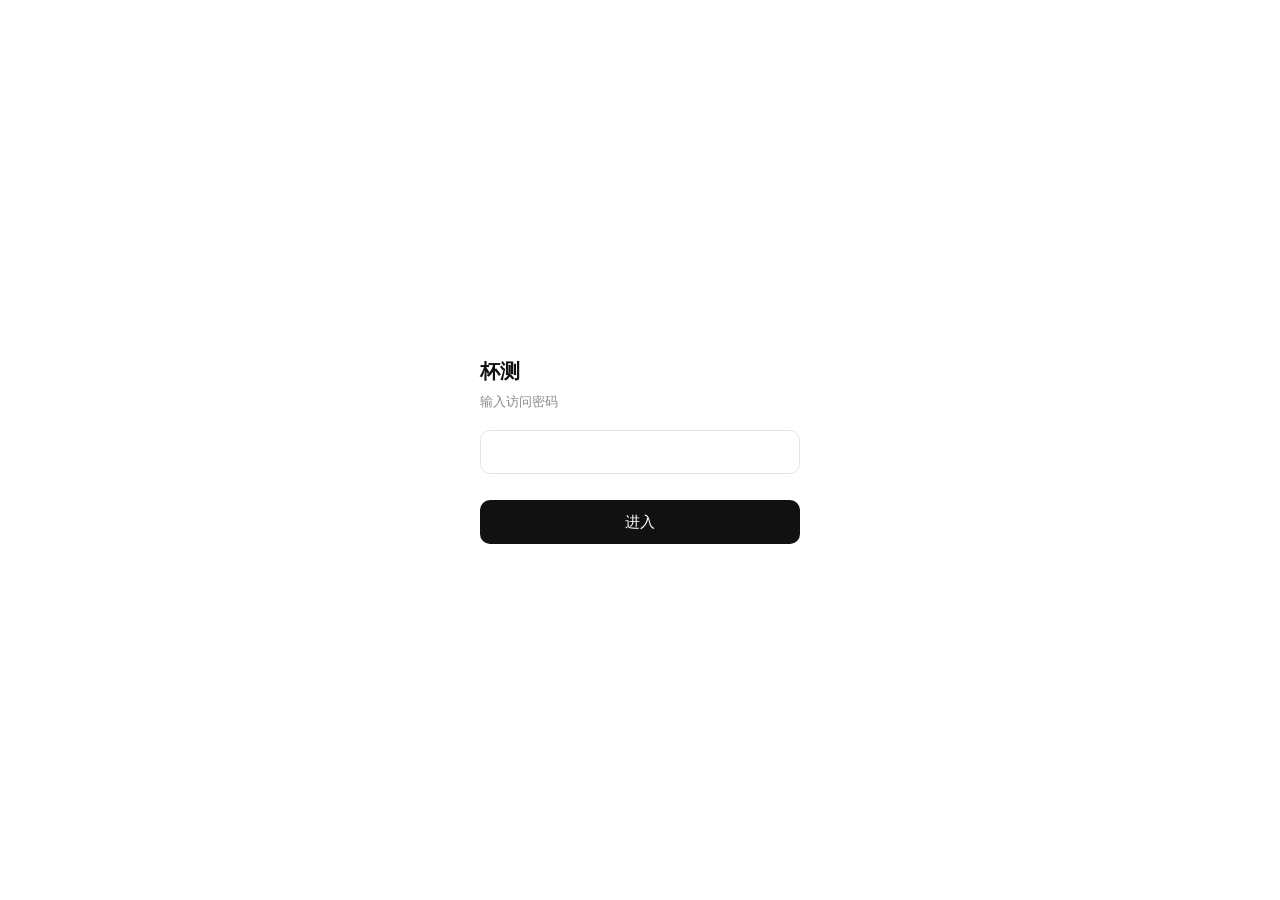
<file: index.html>
<!doctype html>
<html lang="zh-CN">
<head>
<meta charset="utf-8" />
<meta name="robots" content="noindex, nofollow" />
<meta name="viewport" content="width=device-width, initial-scale=1, maximum-scale=1, user-scalable=no, viewport-fit=cover" />
<meta name="theme-color" content="#ffffff" />
<meta name="apple-mobile-web-app-capable" content="yes" />
<meta name="mobile-web-app-capable" content="yes" />
<meta name="apple-mobile-web-app-status-bar-style" content="default" />
<meta name="apple-mobile-web-app-title" content="杯测" />
<meta name="application-name" content="杯测" />
<meta name="format-detection" content="telephone=no" />
<title>咖啡杯测 · Cupping</title>
<link rel="manifest" href="/manifest.webmanifest" />
<link rel="apple-touch-icon" sizes="180x180" href="/icon-180.png" />
<link rel="icon" type="image/png" sizes="192x192" href="/icon-192.png" />
<link rel="icon" type="image/png" sizes="512x512" href="/icon-512.png" />
<link rel="stylesheet" href="/styles.css" />
<!-- iOS 主屏启动图：按设备精确匹配，避免打开时全白闪一下 -->
<script>
  /* 非中文界面：首帧前先隐藏，等 i18n.js 译完再显示，避免中文闪一下 */
  try {
    var lg = localStorage.getItem("cupping.lang");
    if (lg && lg !== "zh") {
      document.documentElement.classList.add("i18n-pending");
      document.documentElement.lang = lg;
    }
  } catch (e) {}
</script>
<style>html.i18n-pending body { visibility: hidden; }</style>
</head>
<body>
<div class="bg" aria-hidden="true"></div>
<div id="app"></div>
<div id="layer"></div>
<footer class="site-credit">
  <button type="button" class="credit-link" data-act="about">关于 · 免责声明</button>
  <span class="credit-sep">|</span><span>Design by Benson Qiu</span>
</footer>
<input id="filePicker" type="file" accept="image/*" multiple hidden />
<script src="/gate-config.js"></script>
<script src="/gate.js"></script>
<script src="/local-backend.js"></script>
<script src="/i18n.js"></script>
<script src="/picker.js"></script>
<script src="/app.js"></script>
<script>
  /* 注册离线缓存：「添加到主屏幕」之后断网也能打开。
     只在安全上下文（https / localhost）生效，局域网 http 下浏览器会静默忽略。 */
  if ("serviceWorker" in navigator && (location.protocol === "https:" || location.hostname === "localhost" || location.hostname === "127.0.0.1")) {
    navigator.serviceWorker.register("/sw.js").catch(function () {});
  }

  /* 独立窗口模式下给 body 加类，样式里用来补顶部安全区 */
  if (window.matchMedia("(display-mode: standalone)").matches || window.navigator.standalone) {
    document.documentElement.classList.add("standalone");
  }
</script>

<script>
/* 首次用手机浏览器打开时，提示「添加到主屏幕」；装好（standalone）后不再出现。 */
(function () {
  try {
    var standalone = window.navigator.standalone === true ||
      (window.matchMedia && window.matchMedia("(display-mode: standalone)").matches);
    if (standalone) return;
    if (localStorage.getItem("cupping.installed.tip") === "1") return;
    var ua = navigator.userAgent;
    var iOS = /iPad|iPhone|iPod/.test(ua) || (navigator.platform === "MacIntel" && navigator.maxTouchPoints > 1);
    var msg = iOS
      ? "在 Safari 点底部的「分享」按钮，选「添加到主屏幕」，之后就能像 App 一样离线使用。"
      : "在浏览器菜单里选「添加到主屏幕 / 安装应用」，之后就能像 App 一样离线使用。";
    var box = document.createElement("div");
    box.setAttribute("data-install-tip", "1");
    box.style.cssText = "position:fixed;left:12px;right:12px;bottom:14px;z-index:90;background:#111;color:#fff;border-radius:12px;padding:13px 14px;font:13.5px/1.5 -apple-system,system-ui,'PingFang SC',sans-serif;display:flex;gap:10px;align-items:flex-start";
    box.innerHTML = '<div style="flex:1">' + msg + "</div>" +
      '<button type="button" style="flex:none;background:transparent;border:0;color:#9a9aa0;font-size:18px;line-height:1;padding:0 2px">×</button>';
    box.querySelector("button").addEventListener("click", function () {
      try { localStorage.setItem("cupping.installed.tip", "1"); } catch (e) {}
      box.remove();
    });
    document.documentElement.appendChild(box);
  } catch (e) {}
})();
</script>
</body>
</html>
</file>
<file: styles.css>
/* iOS：禁止双击/连点把页面放大、禁止文字自动放大 */
html { -webkit-text-size-adjust: 100%; text-size-adjust: 100%; }
html, body { touch-action: manipulation; }
button, .btn, .pick-btn, a, label { touch-action: manipulation; }
/* 咖啡杯测 —— 柔和卡片 · 中性极简（shadcn / Attio 风） */

:root {
  --paper: #ffffff;
  --paper-2: #fafafa;
  --card: #ffffff;
  --ink: #09090b;
  --ink-2: #52525b;
  --ink-3: #a1a1aa;
  --line: #e4e4e7;
  --line-2: #d4d4d8;
  --line-soft: #f4f4f5;
  --accent: #18181b;
  --accent-soft: #f4f4f5;
  --ok: #15803d;
  --ok-soft: #f0fdf4;
  --warn: #b45309;
  --warn-soft: #fffbeb;
  --radius: 12px;
  --shadow-sm: 0 1px 2px rgba(9, 9, 11, 0.04);
  --shadow: 0 4px 14px -6px rgba(9, 9, 11, 0.12);
  --shadow-lg: 0 24px 64px -18px rgba(9, 9, 11, 0.24);
}

* { box-sizing: border-box; }

html, body { margin: 0; padding: 0; }

body {
  min-height: 100vh;
  display: flex; flex-direction: column;
  background: #ffffff;
  color: var(--ink);
  font-family: system-ui, -apple-system, BlinkMacSystemFont, "PingFang SC", "MiSans",
    "HarmonyOS Sans SC", "Noto Sans SC", "Source Han Sans SC", "Microsoft YaHei", Roboto, sans-serif;
  font-size: 14px;
  line-height: 1.5;
  -webkit-font-smoothing: antialiased;
  -moz-osx-font-smoothing: grayscale;
  -webkit-tap-highlight-color: transparent;
}

h1, h2, h3 { margin: 0; font-weight: 600; letter-spacing: -0.022em; }
button { font: inherit; color: inherit; }
a { color: var(--ink); text-decoration: none; }
svg { width: 16px; height: 16px; fill: none; stroke: currentColor; stroke-width: 1.7; stroke-linecap: round; stroke-linejoin: round; }
input, textarea, select { font: inherit; color: inherit; }
::selection { background: #18181b; color: #fff; }

/* ---------------- 顶栏 ---------------- */

.top {
  position: sticky; top: 0; z-index: 30;
  display: flex; align-items: center; gap: 10px;
  padding: 11px 20px;
  background: #ffffff;
  border-bottom: 1px solid var(--line);
}
.brand { display: flex; align-items: center; gap: 9px; font-weight: 600; font-size: 14.5px; letter-spacing: -0.02em; cursor: pointer; }
.brand .mark {
  width: 25px; height: 25px; border-radius: 7px; display: grid; place-items: center;
  background: var(--ink); color: #fff;
}
.brand .mark svg { width: 14px; height: 14px; stroke-width: 2; }
.top .spacer { flex: 1; }
.top .sub { color: var(--ink-3); font-size: 12.5px; }

/* ---------------- 按钮 ---------------- */

.btn {
  display: inline-flex; align-items: center; justify-content: center; gap: 6px;
  height: 34px; padding: 0 13px; border-radius: 9px;
  border: 1px solid var(--line); background: var(--card); color: var(--ink);
  cursor: pointer; white-space: nowrap; font-size: 13px; font-weight: 500;
  box-shadow: var(--shadow-sm);
  transition: none;
}
.btn:hover { background: var(--line-soft); border-color: var(--line-2); }
.btn:active { background: #ededf0; }
.btn svg { width: 15px; height: 15px; }
.btn.primary { background: var(--ink); border-color: var(--ink); color: #fff; }
.btn.primary:hover { background: #2b2b31; border-color: #2b2b31; }
.btn.primary:active { background: #000; }
.btn.accent { background: var(--ink); border-color: var(--ink); color: #fff; }
.btn.accent:hover { background: #2b2b31; border-color: #2b2b31; }
.btn.ghost { background: transparent; border-color: transparent; color: var(--ink-2); box-shadow: none; }
.btn.ghost:hover { background: var(--line-soft); color: var(--ink); }
.btn.danger { color: #b91c1c; }
.btn.danger:hover { background: #fef2f2; border-color: #fecaca; }
.btn.sm { height: 28px; padding: 0 9px; font-size: 12px; border-radius: 7px; }
.btn.icon { width: 34px; padding: 0; }
.btn.sm.icon { width: 28px; }
.btn.amber { background: #fcd34d; border-color: #fcd34d; color: #78350f; font-weight: 600; }
.btn.amber:hover { background: #fde047; border-color: #fde047; color: #78350f; }
.btn.amber:active { background: #fbbf24; border-color: #fbbf24; color: #78350f; }
.btn[disabled] { opacity: .45; pointer-events: none; }

/* ---------------- 毛玻璃 ---------------- */

/* 背景：三团静态光斑（径向渐变，非 filter:blur），手机也能低成本合成 */
.bg { position: fixed; inset: 0; z-index: -1; pointer-events: none; background: #ffffff; }

/* 纯白卡片：不做半透明与背景模糊，只留描边和阴影做层次 */
.glass {
  background: #ffffff !important;
  border: 1px solid var(--line) !important;
  box-shadow: 0 1px 2px rgba(9, 9, 11, 0.04), 0 12px 28px -22px rgba(9, 9, 11, 0.22) !important;
}
.modal.glass { box-shadow: 0 24px 60px -20px rgba(9, 9, 11, 0.28) !important; }

/* 内层容器全部不透明，避免叠出灰调 */
.table-wrap.glass,
.sbody,
.tbar,
.sample,
.sample.open,
.scard,
.detail-head { background: #ffffff !important; }

/* ---------------- 布局 ---------------- */

#app { flex: 1 0 auto; display: flex; flex-direction: column; }
.wrap { flex: 1 0 auto; max-width: 1400px; margin: 0 auto; padding: 20px 20px 28px; }

/* 列表页 */
.list-head { display: flex; align-items: flex-end; gap: 12px; margin-bottom: 16px; flex-wrap: wrap; }
.list-head h1 { font-size: 20px; font-weight: 600; }
.list-head .meta { color: var(--ink-3); font-size: 12.5px; padding-bottom: 3px; }

.grid-sessions { display: grid; grid-template-columns: repeat(auto-fill, minmax(262px, 1fr)); gap: 14px; }

.scard {
  position: relative; display: flex; flex-direction: column; gap: 9px;
  padding: 15px 16px; border-radius: var(--radius);
  background: var(--card); border: 1px solid var(--line);
  box-shadow: var(--shadow-sm); cursor: pointer;
  transition: none;
}
.scard:hover { box-shadow: var(--shadow); border-color: var(--line-2); }
.scard .date { font-size: 11.5px; color: var(--ink-3); font-weight: 500; font-variant-numeric: tabular-nums; }
.scard h3 { font-size: 15px; line-height: 1.35; font-weight: 600; }
.scard .sum { font-size: 12.5px; color: var(--ink-2); display: flex; gap: 10px; flex-wrap: wrap; }
.scard .strip { display: flex; gap: 5px; margin-top: 1px; }
.scard .strip img { width: 34px; height: 34px; border-radius: 7px; object-fit: cover; border: 1px solid var(--line); }
.scard .strip .more { width: 34px; height: 34px; border-radius: 7px; background: var(--line-soft); color: var(--ink-3); font-size: 11.5px; display: grid; place-items: center; }

.empty {
  padding: 52px 20px; text-align: center; color: var(--ink-3);
  border: 1px dashed var(--line-2); border-radius: var(--radius); background: var(--paper-2);
}
.empty h3 { color: var(--ink); font-size: 15px; margin-bottom: 6px; font-weight: 600; }

/* 详情页 */
.detail-head {
  display: flex; align-items: flex-start; gap: 14px; flex-wrap: wrap;
  padding: 16px 18px; border-radius: var(--radius);
  background: var(--card); border: 1px solid var(--line); box-shadow: var(--shadow-sm);
  margin-bottom: 14px;
}
.detail-head .grow { flex: 1; min-width: 220px; }
.detail-head h1 { font-size: 19px; }
.detail-head .row { display: flex; gap: 8px; align-items: center; flex-wrap: wrap; margin-top: 8px; color: var(--ink-2); font-size: 12.5px; }
.detail-head .row .dot { width: 3px; height: 3px; border-radius: 50%; background: var(--line-2); }

/* 现场照片条 */
.strip-bar { margin-bottom: 14px; }
.strip-bar .label { font-size: 12px; color: var(--ink-3); margin-bottom: 8px; display: flex; align-items: center; gap: 8px; }
.thumbs { display: flex; gap: 8px; flex-wrap: wrap; }
.thumb {
  position: relative; width: 80px; height: 80px; border-radius: 10px; overflow: hidden;
  border: 1px solid var(--line); background: var(--line-soft); cursor: zoom-in; flex: none;
}
.thumb img { width: 100%; height: 100%; object-fit: cover; display: block; }
.thumb .del {
  position: absolute; top: 4px; right: 4px; width: 20px; height: 20px; border-radius: 6px;
  border: none; background: rgba(9, 9, 11, 0.62); color: #fff; display: grid; place-items: center;
  cursor: pointer; opacity: 0; transition: none;
}
.thumb:hover .del, .thumb.touch .del { opacity: 1; }
.thumb .del svg { width: 12px; height: 12px; stroke-width: 2.4; }
.thumb.add {
  display: grid; place-items: center; border-style: dashed; border-color: var(--line-2);
  color: var(--ink-3); background: transparent; cursor: pointer; text-align: center; line-height: 1.3;
  font-size: 11px; gap: 4px;
}
.thumb.add:hover { border-color: var(--ink); color: var(--ink); background: var(--line-soft); }
.thumb.add svg { width: 18px; height: 18px; }
.thumb.uploading::after {
  content: ""; position: absolute; inset: 0; background: rgba(255, 255, 255, .72);
}

/* 样品表 */
.table-wrap {
  background: var(--card); border: 1px solid var(--line); border-radius: var(--radius);
  box-shadow: var(--shadow-sm); overflow: hidden;
}
.tbar {
  display: flex; align-items: center; gap: 8px; padding: 11px 16px;
  border-bottom: 1px solid var(--line); background: var(--paper);
}
.tbar .title { font-weight: 600; font-size: 13.5px; letter-spacing: 0.01em; }
.tbar .btn.sm {
  height: 30px; padding: 0 11px;
  font-size: 12.5px; font-weight: 500; letter-spacing: 0.015em;
}
/* 琥珀按钮只靠底色区分，字重和其它按钮保持一致 */
.tbar .btn.amber { font-weight: 500; }
.tbar .count { color: var(--ink-3); font-size: 12px; }
.tbar .spacer { flex: 1; }

.sample { border-bottom: 1px solid var(--line-soft); }
.sample:last-child { border-bottom: none; }
.sample.open { background: var(--paper-2); }

.srow {
  display: grid;
  grid-template-columns: 30px 1fr 132px 96px 54px 30px;
  align-items: center; gap: 10px; padding: 11px 16px; cursor: pointer;
}
.srow:hover { background: var(--line-soft); }
.srow .idx { color: var(--ink-3); font-size: 12px; font-variant-numeric: tabular-nums; text-align: center; }
.srow .nm { min-width: 0; }
.srow .nm .n { font-weight: 600; font-size: 14px; overflow: hidden; text-overflow: ellipsis; white-space: nowrap; }
.srow .nm .m { font-size: 11.5px; color: var(--ink-3); overflow: hidden; text-overflow: ellipsis; white-space: nowrap; margin-top: 2px; }
.srow .tags { display: flex; gap: 4px; flex-wrap: nowrap; overflow: hidden; }
.srow .score { text-align: right; font-variant-numeric: tabular-nums; }
.srow .score b { font-size: 15px; font-weight: 600; }
.srow .score span { font-size: 11px; color: var(--ink-3); }
.srow .pics { display: flex; align-items: center; gap: 4px; justify-content: flex-end; }
.srow .pics img { width: 26px; height: 26px; border-radius: 6px; object-fit: cover; border: 1px solid var(--line); }
.srow .pics .n { font-size: 11px; color: var(--ink-3); }
.srow .chev { color: var(--ink-3); display: grid; place-items: center; transition: none; }
.sample.open .srow .chev { transform: rotate(180deg); }

.chip {
  display: inline-flex; align-items: center; height: 20px; padding: 0 7px; border-radius: 6px;
  font-size: 11px; background: var(--line-soft); color: var(--ink-2); white-space: nowrap;
}
.chip.accent { background: var(--ink); color: #fff; }
.chip.ok { background: var(--ok-soft); color: var(--ok); }
.chip.warn { background: var(--warn-soft); color: var(--warn); }

/* 展开编辑区 */
.sbody { padding: 14px 16px 18px; cursor: default; background: var(--paper); }

.field-grid { display: grid; grid-template-columns: repeat(8, minmax(0, 1fr)); gap: 10px 12px; margin-bottom: 16px; }
.field { display: flex; flex-direction: column; gap: 5px; min-width: 0; }
.field.wide { grid-column: span 2; }
.field label { font-size: 11.5px; color: var(--ink-2); font-weight: 500; letter-spacing: 0.01em; }
.field input, .field select {
  height: 34px; padding: 0 10px; border-radius: 8px; min-width: 0;
  border: 1px solid var(--line); background: #fff; font-size: 13px;
  box-shadow: var(--shadow-sm);
}
.field input:hover, .field select:hover { border-color: var(--line-2); }
.field input:focus, .field select:focus, .note:focus {
  outline: none; border-color: var(--ink); box-shadow: 0 0 0 3px rgba(9, 9, 11, 0.08);
}

[hidden] { display: none !important; }

/* ---- 豆子数量选择 ---- */
.count-pick { display: flex; flex-wrap: wrap; gap: 7px; align-items: center; }
.cpick {
  height: 34px; min-width: 40px; padding: 0 11px; border-radius: 8px; cursor: pointer;
  border: 1px solid var(--line); background: #fff; color: var(--ink-2);
  font-size: 13px; font-variant-numeric: tabular-nums; box-shadow: var(--shadow-sm);
  transition: none;
}
.cpick:hover { border-color: var(--line-2); color: var(--ink); }
.cpick.on { background: var(--ink); border-color: var(--ink); color: #fff; font-weight: 500; }
.count-pick .cpick { height: 40px; min-width: 46px; font-size: 14px; }
.count-pick .cnum { height: 40px; font-size: 14px; }
.cnum {
  height: 34px; width: 88px; padding: 0 10px; border-radius: 8px;
  border: 1px solid var(--line); background: #fff; font-size: 13px; box-shadow: var(--shadow-sm);
}
.cnum:focus { outline: none; border-color: var(--ink); box-shadow: 0 0 0 3px rgba(9, 9, 11, 0.08); }

/* ---- 下拉选择（自研 picker.js） ---- */
.combo.pick { position: relative; display: block; }
.pick-btn {
  display: flex; align-items: center; gap: 6px; width: 100%; height: 36px;
  padding: 0 10px 0 12px; border: 1px solid var(--line); border-radius: 11px;
  background: #fff; color: var(--ink); font-family: inherit; font-size: 13px;
  text-align: left; cursor: pointer; -webkit-tap-highlight-color: transparent;
  transition: border-color .12s ease;
}
.pick-btn:hover { border-color: #c9c9ce; }
.pick-btn:focus-visible { outline: none; border-color: #8f8f96; }
.pick-btn.empty .pick-val { color: #9a9aa0; }
.pick-val { flex: 1; min-width: 0; overflow: hidden; text-overflow: ellipsis; white-space: nowrap; }
.pick-btn svg { flex: none; width: 15px; height: 15px; fill: none; stroke: #a1a1a8; stroke-width: 1.9; stroke-linecap: round; stroke-linejoin: round; }
.defect-row .combo.pick.defcombo { flex: 1; min-width: 0; }

/* 浮层：白底大圆角、无边框、柔和投影 */
.pick-pop {
  position: fixed; z-index: 90; display: flex; flex-direction: column;
  background: #fff; border: 1px solid rgba(0, 0, 0, .04); border-radius: 16px;
  box-shadow: 0 10px 34px rgba(0, 0, 0, .13), 0 2px 8px rgba(0, 0, 0, .05);
  overflow: hidden;
}
.pick-head { display: none; }
/* 多选：底部一行小按钮 */
.pick-spacer { flex: 1; }
.pick-title { font-size: 13px; font-weight: 600; color: var(--ink); }
.pick-x {
  width: 26px; height: 26px; display: grid; place-items: center; border: 0;
  border-radius: 50%; background: #f4f4f6; color: #6b6b70; cursor: pointer;
  flex: none;
}
.pick-x svg { width: 14px; height: 14px; fill: none; stroke: currentColor; stroke-width: 2; stroke-linecap: round; }
.pick-x:hover { background: #ececef; }
.pick-search-wrap { flex: none; padding: 8px 10px 4px; }
.pick-search, .pick-input {
  width: 100%; height: 32px; padding: 0 11px; border: 1px solid transparent;
  border-radius: 9px; background: #f4f4f6; color: var(--ink);
  font-family: inherit; font-size: 13px; outline: none;
}
.pick-search:focus, .pick-input:focus { background: #efeff2; }
.pick-search::placeholder { color: #9a9aa0; }
.pick-list { flex: 1; min-height: 0; overflow-y: auto; padding: 2px 6px 8px; -webkit-overflow-scrolling: touch; }
.pick-gt { padding: 10px 8px 5px; font-size: 11.5px; font-weight: 400; color: #8e8e93; display: flex; align-items: center; gap: 8px; }
/* 长按删除：必须先把浏览器的长按选中/放大镜/复制菜单关掉，
   否则手机上一按就被系统的「拷贝·全选·搜索」菜单接管，我们自己的长按收不到 */
.pick-pop, .pick-pop * {
  -webkit-touch-callout: none;
  -webkit-user-select: none;
  user-select: none;
  -webkit-tap-highlight-color: transparent;
}
.pick-opt { touch-action: manipulation; }
/* 记忆词自己的角标：只有这些词能长按删除，所以提示挂在词上而不是组上 */
.pick-opt-t { flex: 1; min-width: 0; }
.pick-opt > .pick-opt-mem { flex: none; margin-left: 8px; font-size: 10.5px; color: #b8b8be; letter-spacing: .02em; }
.pick-opt.on > .pick-opt-mem { color: #a5a0c8; }
.pick-opt {
  display: flex; align-items: center; gap: 8px; width: 100%; min-height: 34px;
  padding: 6px 10px; border: 0; border-radius: 9px; background: none; color: #1f2027;
  font-family: inherit; font-size: 13.5px; text-align: left; cursor: pointer;
  -webkit-tap-highlight-color: transparent;
}
.pick-opt > span { flex: 1; min-width: 0; }
.pick-opt:hover { background: #f4f4f6; }
.pick-opt.on { background: #eeeeff; color: #6d63c8; font-weight: 500; }
.pick-opt.on:hover { background: #e8e8fd; }
.pick-opt.on svg { display: none; }
.pick-none { padding: 16px 8px; text-align: center; font-size: 12.5px; color: #9a9aa0; }
.pick-foot { flex: none; border-top: 1px solid #f2f2f5; padding: 8px 10px 10px; background: #fff; }
.pick-custom {
  width: 100%; padding: 9px 10px; border: 0;
  border-radius: 9px; background: #f4f4f6; color: #6d63c8; font-family: inherit;
  font-size: 13px; font-weight: 500; text-align: center; cursor: pointer;
}
.pick-custom:hover { background: #ededf0; }
.pick-custom-row { display: flex; gap: 6px; }
.pick-custom-row[hidden] { display: none; }
.pick-ok {
  flex: none; padding: 0 14px; height: 32px; border: 0; border-radius: 9px;
  background: var(--ink); color: #fff; font-family: inherit; font-size: 13px; cursor: pointer;
}
/* 多选底部：取消（窄）+ 确定（宽）同一行，整行与「自己填」同宽 */
.pick-confirm { display: flex; gap: 8px; margin-top: 8px; }
.pick-confirm-btn, .pick-cancel {
  height: 40px; border-radius: 9px; font-family: inherit;
  font-size: 13.5px; cursor: pointer; box-sizing: border-box;
}
.pick-confirm-btn { flex: 1 1 auto; min-width: 0; border: 0; background: var(--ink); color: #fff; font-weight: 600; }
.pick-confirm-btn:hover { background: #000; }
.pick-confirm-btn.is-zero { background: #d6d6db; color: #fff; }
.pick-cancel { flex: 0 0 78px; padding: 0; border: 1px solid var(--line); background: #fff; color: var(--ink-2); }
.pick-cancel:hover { background: #f7f7f9; }
/* 多选：右上角小「确定」按钮 */
.pick-spacer { flex: 1; }
.pick-title { font-size: 13px; font-weight: 600; color: var(--ink); }
.pick-x {
  width: 26px; height: 26px; display: grid; place-items: center; border: 0;
  border-radius: 50%; background: #f4f4f6; color: #6b6b70; cursor: pointer;
  flex: none;
}
.pick-x svg { width: 14px; height: 14px; fill: none; stroke: currentColor; stroke-width: 2; stroke-linecap: round; }
.pick-x:hover { background: #ececef; }

/* 手机：底部弹层 */
@media (max-width: 860px) {
  /* iOS 在 font-size < 16px 的输入框聚焦时会自动放大整页，这里统一 16px */
  input:not([type="range"]):not([type="checkbox"]), textarea, .pick-btn, .pick-btn .pick-val { font-size: 16px; }
  body.pick-open { overflow: hidden; }
  .pick-mask { position: fixed; inset: 0; z-index: 89; background: rgba(20, 20, 22, .25); }
  .pick-pop.sheet {
    left: 0; right: 0; bottom: 0; top: auto; width: auto;
    max-height: min(72vh, 560px); border-radius: 20px 20px 0 0; border: 0;
    box-shadow: 0 -8px 34px rgba(0, 0, 0, .16);
    padding-bottom: env(safe-area-inset-bottom, 0);
  }
  .pick-pop.sheet .pick-head {
    display: flex; align-items: center; gap: 8px; flex: none;
    padding: 14px 14px 6px;
  }
  .pick-title { font-size: 13.5px; font-weight: 600; color: var(--ink); }
  .pick-spacer { flex: 1; }
  .pick-x {
    width: 30px; height: 30px; display: grid; place-items: center; border: 0;
    border-radius: 50%; background: #f4f4f6; color: #6b6b70; cursor: pointer;
  }
  .pick-x svg { width: 15px; height: 15px; fill: none; stroke: currentColor; stroke-width: 2; stroke-linecap: round; }
  .pick-btn { height: 42px; font-size: 14.5px; border-radius: 12px; }
  .pick-search-wrap { padding: 4px 12px 2px; }
  .pick-search, .pick-input { height: 38px; font-size: 15px; border-radius: 10px; }
  .pick-list { padding: 2px 8px 10px; }
  .pick-gt { font-size: 12px; padding: 12px 10px 6px; }
  .pick-opt { min-height: 44px; font-size: 15.5px; padding: 9px 12px; border-radius: 10px; }
  .pick-foot { padding: 10px 12px calc(10px + env(safe-area-inset-bottom, 0)); }
  .pick-custom { min-height: 46px; font-size: 14.5px; border-radius: 10px; }
  .pick-ok { height: 38px; font-size: 14px; border-radius: 10px; }
  .pick-confirm { margin-top: 10px; gap: 10px; }
  .pick-cancel, .pick-confirm-btn { height: 48px; font-size: 15px; border-radius: 10px; }
  .pick-cancel { flex: 0 0 96px; }
}

/* ---- 评分滑块 ---- */
.sliders {
  display: grid; grid-template-columns: repeat(2, minmax(0, 1fr)); gap: 4px 18px;
  margin-bottom: 14px;
}
.slider-row { display: flex; align-items: center; gap: 10px; height: 40px; }
.sl-name {
  width: 42px; flex: none; font-size: 12px; color: var(--ink-2);
  font-variant-numeric: tabular-nums;
}
.slider-row .sl-val {
  width: 36px; flex: none; text-align: right; font-size: 13px; font-weight: 600;
  color: var(--ink-3); font-variant-numeric: tabular-nums;
}
.slider-row.filled .sl-val { color: var(--ink); }
/* 分数数字框：平时就是个数字，点进去直接手动填 */
.slider-row input.sl-val {
  width: 46px; flex: none; margin: 0; padding: 3px 5px;
  text-align: right; font: inherit; font-size: 14px; font-weight: 600;
  font-variant-numeric: tabular-nums; color: var(--ink-3);
  background: transparent; border: 1px solid transparent; border-radius: 8px;
  -webkit-appearance: none; appearance: none;
}
.slider-row input.sl-val:hover { background: var(--line-soft); }
.slider-row input.sl-val:focus {
  outline: none; background: #fff; border-color: var(--sl-on, var(--ink));
  box-shadow: 0 0 0 3px rgba(9, 9, 11, 0.07); color: var(--ink);
}
.slider-row input.sl-val::placeholder { color: var(--ink-3); font-weight: 500; opacity: 1; }
.slider-row.filled input.sl-val { color: var(--ink); }
.slider-row.locked input.sl-val { color: var(--st-ink, var(--ink)); }
/* 胶囊轨道：轨道 12px 高、两端全圆，滑块圆点在轨道内滑动 */
.slider-row input[type=range] {
  flex: 1; min-width: 0; height: 28px; margin: 0; cursor: pointer;
  -webkit-appearance: none; appearance: none; background: transparent;
}
.slider-row input[type=range]::-webkit-slider-runnable-track {
  height: 12px; border-radius: 999px;
  background: linear-gradient(to right, var(--sl-on, var(--ink)) 0 var(--pct, 0%), var(--sl-off, var(--line-soft)) var(--pct, 0%) 100%);
  box-shadow: inset 0 1px 2px rgba(9, 9, 11, 0.07);
}
.slider-row input[type=range]::-webkit-slider-thumb {
  -webkit-appearance: none; width: 24px; height: 24px; margin-top: -6px;
  border-radius: 50%; background: #fff; border: 2px solid var(--sl-on, var(--ink));
  box-shadow: 0 1px 4px rgba(9, 9, 11, 0.24); cursor: grab;
}
.slider-row input[type=range]:active::-webkit-slider-thumb { cursor: grabbing; transform: scale(1.06); }
.slider-row input[type=range]::-moz-range-track {
  height: 12px; border-radius: 999px; background: var(--sl-off, var(--line-soft));
  box-shadow: inset 0 1px 2px rgba(9, 9, 11, 0.07);
}
.slider-row input[type=range]::-moz-range-progress {
  height: 12px; border-radius: 999px; background: var(--sl-on, var(--ink));
}
.slider-row input[type=range]::-moz-range-thumb {
  width: 22px; height: 22px; border-radius: 50%; background: #fff;
  border: 2px solid var(--sl-on, var(--ink)); cursor: grab;
  box-shadow: 0 1px 4px rgba(9, 9, 11, 0.24);
}

/* ---- 按环节填写：每个环节一套色 ---- */
[data-stage="dry"]  { --st: #f59e0b; --st-deep: #b45309; --st-ink: #b45309; --st-soft: #fef3c7; --st-line: #fcd34d; }
[data-stage="wet"]  { --st: #38bdf8; --st-deep: #0369a1; --st-ink: #0369a1; --st-soft: #e0f2fe; --st-line: #7dd3fc; }
[data-stage="hot"]  { --st: #fb7185; --st-deep: #be123c; --st-ink: #e11d48; --st-soft: #ffe4e6; --st-line: #fda4af; }
[data-stage="warm"] { --st: #a78bfa; --st-deep: #6d28d9; --st-ink: #7c3aed; --st-soft: #ede9fe; --st-line: #c4b5fd; }
[data-stage="cool"] { --st: #60a5fa; --st-deep: #1d4ed8; --st-ink: #2563eb; --st-soft: #dbeafe; --st-line: #93c5fd; }

.sgbar {
  position: sticky; top: 10px; z-index: 20;
  display: flex; align-items: center; gap: 12px; flex-wrap: wrap;
  padding: 8px 10px; margin-bottom: 10px;
  background: var(--card); border: 1px solid var(--line); border-radius: var(--radius);
  box-shadow: var(--shadow-sm);
}
.sgtabs { display: flex; align-items: center; gap: 5px; flex-wrap: wrap; }
.sgtab {
  display: inline-flex; align-items: center; gap: 8px; height: 38px; padding: 0 16px;
  border: 1px solid var(--line); border-radius: 10px; background: var(--card);
  color: var(--ink-2); font-size: 14px; font-weight: 500; cursor: pointer;
}
.sgtab .sgt-n { letter-spacing: 0.2px; }
/* 环节条纯中性：只有「未选 = 白底灰边」和「当前 = 墨黑实心」两种，不做别的状态 */
.sgtab { background: var(--card); border-color: var(--line); color: var(--ink-2); }
.sgtab.on {
  background: var(--ink); border-color: var(--ink); color: #fff; font-weight: 600;
  box-shadow: 0 6px 18px -8px rgba(9, 9, 11, 0.5);
}
.sgtab.on .sgt-n { color: #fff; }

.sgt-sep { color: var(--ink-3); font-size: 11px; }
.sgbar .spacer { flex: 1; }
.sgact { display: flex; align-items: center; gap: 8px; flex-wrap: wrap; }
.sghint { font-size: 13px; color: var(--st-ink); font-weight: 500; }
.sghint::before {
  content: ""; display: inline-block; width: 6px; height: 6px; border-radius: 999px;
  background: var(--st); margin-right: 6px; vertical-align: 1px;
}
/* 滑块与已选风味也跟随环节色 */
.stage-flow, .stage-block, .fsum-item { --sl-on: var(--st); --sl-off: var(--st-soft); }
.stage-flow .slider-row input[type="range"]::-webkit-slider-thumb { border-color: var(--st); }
.stage-flow .slider-row input[type="range"]::-moz-range-thumb { border-color: var(--st); }
/* 按环节记录里把滑块做大，手指更好按 */
.stage-flow .slider-row input[type=range] { height: 38px; }
.stage-flow .slider-row input[type=range]::-webkit-slider-runnable-track { height: 16px; }
.stage-flow .slider-row input[type=range]::-webkit-slider-thumb { width: 30px; height: 30px; margin-top: -7px; }
.stage-flow .slider-row input[type=range]::-moz-range-track { height: 16px; }
.stage-flow .slider-row input[type=range]::-moz-range-progress { height: 16px; }
.stage-flow .slider-row input[type=range]::-moz-range-thumb { width: 28px; height: 28px; }
.stage-flow .sl-val { color: var(--st-ink); }
.stage-flow .fsub.on, .stage-flow .fchip.on { background: var(--st-soft); border-color: var(--st); color: var(--st-ink); font-weight: 600; }
.sgact .btn { height: 38px; padding: 0 16px; font-size: 13.4px; border-radius: 10px; }
.sgact .btn.primary { background: var(--ink); border-color: var(--ink); }

/* 环节卡片：左侧色条 + 环节色标签 */
.sample.open .stage-flow {
  padding: 2px 12px 4px 13px;
  border-left: 3px solid var(--st);
}
.sf-head { display: flex; align-items: center; gap: 10px; margin-bottom: 10px; }
.sf-lab {
  flex: none; font-size: 12px; font-weight: 600;
  color: var(--st-ink); background: var(--st-soft);
  border: 1px solid var(--st-line);
  border-radius: 6px; padding: 3px 9px;
}
.sf-score { flex: 1; max-width: 320px; }
.stage-flow .flavor-picked { margin-bottom: 0; }
/* 环节记录不显示分组角标数量：否则选中后胶囊变宽，后面的胶囊会跟着移位 */
/* 角标会让胶囊变宽、后面的胶囊移位，两处都关掉，排布保持稳定 */
.stage-flow .flavor-picker .fg-count, .stage-block .flavor-picker .fg-count, .table-wrap.flow .flavor-picker .fg-count { display: none; }
/* 环节模式：二级词固定在一块面板里，点上方的胶囊不会把胶囊挤走 */
/* 二级词面板：插在被点的大类正下方（order 由 JS 写成「该大类序号 + 1」），独占整行 */
.flavor-panel {
  flex: 1 0 100%; grid-column: 1 / -1;
  display: flex; flex-direction: column; gap: 8px;
  border: 1px solid var(--st-line, var(--line)); border-radius: 10px;
  background: var(--st-soft, #fff); background: #fff;
  padding: 9px 10px 10px; margin: 2px 0 8px;
  box-shadow: 0 2px 10px -6px rgba(9, 9, 11, 0.28);
}
.fp-head { display: flex; align-items: center; gap: 8px; }
.fp-name { font-size: 12.5px; font-weight: 600; color: var(--st-ink, var(--ink)); }
.fp-count { font-size: 11.5px; color: var(--ink-3); }
.fp-head .spacer { flex: 1; }
.fp-x {
  border: none; background: transparent; padding: 2px; cursor: pointer; color: var(--ink-3);
  display: flex; align-items: center; border-radius: 6px;
}
.fp-x:hover { background: var(--line-soft); color: var(--ink); }
.fp-x svg { width: 13px; height: 13px; fill: none; stroke: currentColor; stroke-width: 2; stroke-linecap: round; }
.fp-subs { display: flex; flex-wrap: wrap; gap: 6px; }
.fp-subs .fsub { height: 30px; padding: 0 11px; border-radius: 8px; font-size: 12.5px; }
.fp-subs .fsub .tick { font-style: normal; font-size: 10px; margin-right: 4px; opacity: 0.75; }
.fp-subs .fsub.on {
  background: var(--st-soft, #efefef); border-color: var(--st, var(--ink)); color: var(--st-ink, var(--ink));
  font-weight: 600;
}
/* 手机：二级词两列铺满，点得到 */
@media (max-width: 860px) {
  .fp-subs { gap: 7px; }
  .fp-subs .fsub { height: 34px; font-size: 13px; }
}
/* 环节模式下样品自己的照片 */
.sf-pics { margin-top: 10px; padding-top: 10px; border-top: 1px solid var(--line-soft); }
.sf-pics .thumbs { align-items: flex-start; }
.sf-pics .thumb { width: 72px; height: 72px; }
.sf-pics .thumb.add { font-size: 10.5px; }
.table-wrap.flow { border: none; background: none !important; box-shadow: none; overflow: visible; display: flex; flex-direction: column; gap: 18px; }
/* 环节模式：每支样品是一张独立卡片，卡片间留白，滚到哪一支一眼能分清 */
.table-wrap.flow .sample {
  position: relative;
  border: 1px solid var(--line-2); border-radius: 14px;
  background: #fff;
  box-shadow: 0 1px 2px rgba(9, 9, 11, 0.06), 0 10px 24px -16px rgba(9, 9, 11, 0.3);
}
.table-wrap.flow .sample:nth-child(even) { background: #fcfcfd; }
.table-wrap.flow .sample.open { background: #fff; }
/* 卡片左侧一条细灰条，只用来分隔卡片，不带颜色 */
.table-wrap.flow .sample::before {
  content: ""; position: absolute; left: 0; top: 0; bottom: 0; width: 3px;
  background: var(--line-2); z-index: 2;
}
/* 环节模式：每支样品的标题条吸顶，滚到多深都知道在第几支 */
.table-wrap.flow .sample .srow {
  position: sticky; top: 0; z-index: 6;
  background: #fbfbfc;
  border-bottom: 1px solid var(--line-2);
  border-radius: 13px 13px 0 0;
  box-shadow: 0 8px 14px -12px rgba(9, 9, 11, 0.55);
  padding-left: 18px;
}
.table-wrap.flow .sample:nth-child(even) .srow { background: #f9f9fb; }
.table-wrap.flow .sample .srow .idx {
  color: var(--ink); font-weight: 700; font-size: 12px;
  background: var(--line-soft); width: 22px; height: 22px; border-radius: 7px;
  display: grid; place-items: center; justify-self: start;
}
.table-wrap.flow .sample .srow .nm .n { font-size: 15px; }
.table-wrap.flow .sample .srow .nm .m { color: var(--ink-3); }
.table-wrap.flow .sample .srow .score b { font-size: 16px; }
@media (min-width: 861px) {
  .table-wrap.flow .sample .srow { top: 84px; }
}

/* ---- 环节卡片（干香/湿香/高温/中温/低温，各自独立选风味+打分） ---- */
.stages { display: flex; flex-direction: column; gap: 10px; margin-bottom: 16px; }
.stage-block {
  border: 1px solid var(--line); border-radius: var(--radius); background: #fff;
  padding: 9px 12px 10px;
}
.stage-block.has { border-color: var(--line-2); }
.stage-head { display: flex; align-items: center; gap: 8px; }
.stage-toggle {
  display: flex; align-items: center; gap: 8px; flex: 1; min-width: 0;
  border: none; background: transparent; padding: 0; cursor: pointer; text-align: left;
}
.stage-title { font-size: 13px; font-weight: 600; color: var(--ink); flex: none; }
.stage-hint { font-size: 11.5px; color: var(--ink-3); flex: none; }
.stage-block.open .stage-tags-inline { display: none; }
.stage-tags-inline { display: flex; gap: 4px; flex-wrap: nowrap; overflow: hidden; min-width: 0; }
.itag {
  font-size: 11px; padding: 1.5px 7px; border-radius: 6px; white-space: nowrap;
  background: var(--line-soft); color: var(--ink-2); flex: none;
}
.itag.more { background: transparent; color: var(--ink-3); border: 1px solid var(--line); }
.stage-chev-btn {
  border: none; background: transparent; padding: 2px; cursor: pointer; color: var(--ink-3);
  display: flex; align-items: center; flex: none;
}
.stage-chev { width: 15px; height: 15px; transition: none; }
.stage-block.open .stage-chev { transform: rotate(180deg); }
.stage-body { margin-top: 12px; }
.stage-block.open { padding: 11px 12px 13px; }
.stage-toggle { padding: 3px 0; }
.stage-score { width: 250px; flex: none; }
/* 滑块要撑满剩下的宽度，否则 range 会停在默认的 129px */
.stage-score .slider-row { flex: 1 1 auto; min-width: 0; height: 40px; gap: 8px; }
.stage-score input.sl-val { font-size: 15px; width: 50px; }
.stage-score .slider-row .sl-name { display: none; }
.stage-block .flavor-picker { margin-bottom: 10px; }
.stage-block .flavor-picked { margin-bottom: 0; }

.sub-head { display: flex; align-items: center; gap: 8px; margin: 2px 0 8px; }
.sub-head .t { font-size: 12px; color: var(--ink-2); font-weight: 600; }
.sub-head .spacer { flex: 1; }

/* 风味大类：一排小胶囊，点开后在它正下方展开二级词面板（评分区与环节记录共用） */
.flavor-picker {
  display: flex; flex-wrap: wrap; gap: 6px; align-items: flex-start;
  margin-bottom: 10px;
}
.fg { flex: 0 0 auto; border: none; background: transparent; overflow: visible; }
.fg-head {
  height: 32px; padding: 0 12px; display: flex; align-items: center; gap: 6px;
  border: 1px solid var(--line); border-radius: 9px; background: #fff; cursor: pointer; text-align: left;
}
.fg-head:hover { border-color: var(--line-2); background: var(--line-soft); }
.fg-name { font-size: 12.5px; font-weight: 500; color: var(--ink-2); white-space: nowrap; }
.fg-count {
  font-size: 10.5px; color: var(--ink-2); background: var(--line-soft);
  border-radius: 999px; padding: 1px 6px; font-variant-numeric: tabular-nums;
}
.fg.has .fg-head { border-color: var(--st-line, var(--line-2)); background: var(--st-soft, var(--paper-2)); }
.fg.has .fg-name { color: var(--st-ink, var(--ink)); font-weight: 600; }
.fg.open .fg-head { border-color: var(--st, var(--ink)); background: var(--st-soft, var(--paper-2)); }
.fg.open .fg-name { color: var(--st-ink, var(--ink)); font-weight: 600; }
.fg-chev { display: none; }
.fg-subs { display: none; }
.fsub {
  height: 27px; padding: 0 10px; border-radius: 7px; font-size: 12px; cursor: pointer;
  border: 1px solid var(--line); background: #fff; color: var(--ink-2);
}
.fsub:hover { border-color: var(--line-2); color: var(--ink); background: var(--line-soft); }
.fsub.on { background: var(--ink); border-color: var(--ink); color: #fff; }

.flavor-picked { margin-bottom: 10px; }
.picked-row { display: flex; flex-wrap: wrap; gap: 6px; align-items: center; }
/* 环节备注：和自定义风味一样的胶囊，点开变输入框 */
.fchip.note {
  max-width: 100%; height: auto; padding: 5px 10px; line-height: 1.5;
  text-align: left; white-space: normal; word-break: break-word;
  background: var(--paper-2); border-color: var(--line-2); color: var(--ink-2);
}
.fchip.note:hover { background: var(--line-soft); color: var(--ink); }
.fchip.add.has-note { border-style: solid; }
.tag-input {
  height: 26px; width: 100px; padding: 0 9px; font-size: 12px;
  border-radius: 7px; border: 1px solid var(--ink); outline: none;
}

.all-tags { display: flex; flex-direction: column; gap: 6px; margin-bottom: 12px; }
.at-row { display: flex; align-items: center; gap: 6px; flex-wrap: wrap; }
.at-k {
  font-size: 11px; color: var(--ink-3); width: 30px; flex: none;
}
.fchip {
  height: 25px; padding: 0 10px; border-radius: 7px; font-size: 12px; cursor: pointer;
  border: 1px solid var(--line); background: #fff; color: var(--ink-2);
}
.fchip:hover { border-color: var(--line-2); color: var(--ink); }
.fchip.on { background: var(--ink); border-color: var(--ink); color: #fff; }

.defect-list { display: flex; flex-direction: column; gap: 7px; margin-bottom: 10px; }
.defect-row { display: flex; gap: 7px; align-items: center; }
.defect-row input {
  height: 32px; border-radius: 8px; border: 1px solid var(--line); background: #fff;
  padding: 0 9px; font-size: 12.5px; box-shadow: var(--shadow-sm);
}
.defect-row input:focus { outline: none; border-color: var(--ink); box-shadow: 0 0 0 3px rgba(9, 9, 11, 0.08); }
.defect-row .combo.defcombo { flex: 1; min-width: 0; }
.defect-row input.cups { width: 58px; text-align: center; flex: none; }

.note {
  width: 100%; min-height: 58px; padding: 10px 12px; border-radius: 10px;
  border: 1px solid var(--line); background: #fff; resize: vertical; font-size: 13px; line-height: 1.55;
  box-shadow: var(--shadow-sm);
}
.note:hover { border-color: var(--line-2); }

.sbody .foot { display: flex; align-items: center; gap: 8px; margin-top: 14px; flex-wrap: wrap; }
.sbody .foot .grow { flex: 1; }
.saved-hint { font-size: 11.5px; color: var(--ok); opacity: 0; transition: none; }
.saved-hint.show { opacity: 1; }

.sample-photos { margin-top: 14px; }

/* ---------------- 弹窗 ---------------- */

/* 弹窗必须压在 picker 面板（z-index 90）之上，否则从下拉里长按删除时，
   确认框会被面板盖住，只能先点外面把面板关掉才看得到 */
.mask {
  position: fixed; inset: 0; z-index: 100; background: rgba(24, 24, 27, 0.14);
  display: flex; align-items: center; justify-content: center; padding: 18px;
}
.modal {
  width: min(520px, 100%); max-height: 88vh; overflow: auto;
  background: var(--card); border-radius: 16px; box-shadow: var(--shadow-lg);
  border: 1px solid var(--line);
}
.modal.wide { width: min(760px, 100%); }
.modal .mhead { display: flex; align-items: center; gap: 10px; padding: 18px 20px 10px; }
.modal .mhead h3 { font-size: 15.5px; flex: 1; }
.modal .mbody { padding: 6px 20px 10px; display: flex; flex-direction: column; gap: 12px; }
.modal .mfoot { display: flex; align-items: center; gap: 8px; padding: 14px 20px 18px; }
.modal .mfoot .grow { flex: 1; }

/* 灯箱 */
.lightbox {
  position: fixed; inset: 0; z-index: 80; background: rgba(9, 9, 11, 0.94);
  display: grid; place-items: center; padding: 24px;
}
.lightbox img { max-width: 96vw; max-height: 88vh; border-radius: 10px; box-shadow: 0 30px 90px -30px #000; }
.lightbox .close { position: absolute; top: 16px; right: 16px; }
.lightbox .nav {
  position: absolute; top: 50%; transform: translateY(-50%);
  width: 40px; height: 40px; border-radius: 10px; border: 1px solid rgba(255, 255, 255, 0.18);
  background: rgba(255, 255, 255, 0.08); color: #fff; display: grid; place-items: center; cursor: pointer;
}
.lightbox .nav:hover { background: rgba(255, 255, 255, 0.18); }
.lightbox .nav.prev { left: 16px; }
.lightbox .nav.next { right: 16px; }
.lightbox .cap { position: absolute; bottom: 18px; left: 0; right: 0; text-align: center; color: rgba(255, 255, 255, 0.7); font-size: 12.5px; }

/* 拖拽遮罩 */
.dropzone {
  position: fixed; inset: 0; z-index: 70; display: grid; place-items: center;
  background: rgba(9, 9, 11, 0.04);
  border: 2px dashed var(--ink); color: var(--ink); font-weight: 600; font-size: 15px;
  pointer-events: none;
}

/* 搜豆子 */
.bean-search {
  display: flex; align-items: center; gap: 8px;
  height: 38px; padding: 0 12px; border: 1px solid var(--line);
  border-radius: 10px; background: #fff;
}
.bean-search:focus-within { border-color: var(--line-2); box-shadow: 0 0 0 3px rgba(9, 9, 11, 0.04); }
.bean-search svg { width: 16px; height: 16px; fill: none; stroke: var(--ink-3); stroke-width: 1.8; stroke-linecap: round; flex: none; }
.bean-search input {
  flex: 1; min-width: 0; border: none; outline: none; background: none;
  font-size: 14px; color: var(--ink); height: 100%;
}
.bean-search input::placeholder { color: var(--ink-3); }
.bean-search input::-webkit-search-cancel-button { -webkit-appearance: none; }

.bean-list { display: flex; flex-direction: column; gap: 4px; max-height: min(58vh, 520px); overflow-y: auto; margin-top: 4px; }
.bean-item {
  display: flex; align-items: center; gap: 12px; width: 100%; text-align: left;
  padding: 10px 12px; border: 1px solid transparent; border-radius: 10px;
  background: none; cursor: pointer; font-family: inherit;
}
.bean-item:hover { background: var(--line-soft); }
.bean-item:active { background: #ededf0; }
.bean-item .bi-l { flex: 1; min-width: 0; display: flex; flex-direction: column; gap: 3px; }
.bean-item .bi-l b { font-size: 14px; font-weight: 600; color: var(--ink); overflow: hidden; text-overflow: ellipsis; white-space: nowrap; }
.bean-item .bi-m { font-size: 12px; color: var(--ink-2); overflow: hidden; text-overflow: ellipsis; white-space: nowrap; }
.bean-item .bi-tags { display: flex; gap: 4px; flex-wrap: wrap; margin-top: 1px; }
.bean-item .bi-r { flex: none; display: flex; flex-direction: column; align-items: flex-end; gap: 3px; }
.bean-item .bi-score { font-size: 12px; color: var(--ink-3); }
.bean-item .bi-score b { font-size: 15px; font-weight: 700; color: var(--ink); }
.bean-item .bi-none { font-size: 12px; color: var(--ink-3); }
.bean-item .bi-s { font-size: 11.5px; color: var(--ink-3); max-width: 150px; overflow: hidden; text-overflow: ellipsis; white-space: nowrap; }

/* 搜到的那支闪一下 */
.sample.hit { box-shadow: 0 0 0 2px var(--ink); }

/* 导出 */
.export-opt { display: flex; align-items: center; gap: 12px; padding: 14px 12px; border: 1px solid var(--line);
  border-radius: 12px; background: var(--card); text-align: left; width: 100%; cursor: pointer; }
.export-opt:hover { border-color: var(--line-2); background: var(--paper-2); }
.export-opt .eo-ic { flex: none; width: 34px; height: 34px; display: grid; place-items: center; border-radius: 9px;
  background: var(--line-soft); color: var(--ink-2); }
.export-opt .eo-ic svg { width: 17px; height: 17px; fill: none; stroke: currentColor; stroke-width: 1.7;
  stroke-linecap: round; stroke-linejoin: round; }
.export-opt .eo-t { flex: 1; display: flex; flex-direction: column; gap: 3px; min-width: 0; }
.export-opt .eo-t b { font-size: 13.5px; font-weight: 600; color: var(--ink); }
.export-opt .eo-t em { font-style: normal; font-size: 12px; color: var(--ink-3); line-height: 1.5; }
.export-opt .eo-t b { white-space: nowrap; }
.export-opt .btn { flex: none; }
.export-tip { margin-top: 12px; font-size: 12px; color: var(--ink-3); line-height: 1.6; }
/* 导出范围选择 */
.ex-pick { display: flex; flex-direction: column; gap: 4px; max-height: 46vh; overflow-y: auto;
  margin: -2px 0 14px; padding: 2px; }
.ex-item { display: flex; align-items: center; gap: 10px; width: 100%; padding: 10px 12px;
  border: 1px solid transparent; border-radius: 10px; background: none; font: inherit; text-align: left;
  color: var(--ink); cursor: pointer; }
.ex-item:hover { background: var(--paper-2); }
.ex-item .ex-t { flex: 1; display: flex; flex-direction: column; gap: 2px; min-width: 0; }
.ex-item .ex-t b { font-size: 13.5px; font-weight: 500; overflow: hidden; text-overflow: ellipsis; white-space: nowrap; }
.ex-item .ex-t em { font-style: normal; font-size: 11.5px; color: var(--ink-3); }
.ex-item .ex-ck { flex: none; width: 16px; height: 16px; opacity: 0; fill: none; stroke: currentColor;
  stroke-width: 2.2; stroke-linecap: round; stroke-linejoin: round; color: var(--ink); }
.ex-item.on { background: var(--accent-soft); border-color: var(--line-2); }
.ex-item.on .ex-t b { font-weight: 600; }
.ex-item.on .ex-ck { opacity: 1; }
.ex-opts { display: flex; flex-direction: column; gap: 6px; }

/* 主页卡片上的删除按钮 */
/* 跟着「N 支样品」后面，不是贴右边缘，避免误触 */
.scard-del { flex: none; display: inline-grid; place-items: center; width: 22px; height: 22px;
  padding: 0; border: 1px solid transparent; border-radius: 6px; background: none;
  color: #b0898f; cursor: pointer; }
.scard-del svg { width: 14px; height: 14px; fill: none; stroke: currentColor; stroke-width: 1.7;
  stroke-linecap: round; stroke-linejoin: round; }
.scard-del:hover { background: #fdf2f2; border-color: #f6d9d9; color: #b91c1c; }
.export-opt .btn.primary { background: var(--ink); border-color: var(--ink); color: #fff; }

/* 导出内容面板 */
.exp-tip { font-size:12px; line-height:1.65; color:var(--ink-2); background:var(--paper-2);
  border:1px solid var(--line); border-radius:9px; padding:9px 11px; }
.exp-text { width:100%; height:min(42vh,320px); resize:vertical; font-family:ui-monospace, SFMono-Regular,
  Menlo, Consolas, monospace; font-size:12px; line-height:1.65; padding:11px 12px; border-radius:10px;
  border:1px solid var(--line); background:var(--paper-2); color:var(--ink); white-space:pre; overflow:auto; }

/* 回收站 */
.trash-note { font-size: 12px; color: var(--ink-3); line-height: 1.6; margin: -4px 0 6px; }
.trash-item {
  display: flex; align-items: center; gap: 12px; padding: 11px 14px;
  border: 1px solid var(--line); border-radius: 10px; background: #fff;
}
.trash-item .t { flex: 1; min-width: 0; }
.trash-item .t b { font-size: 13px; font-weight: 600; display: block; overflow: hidden; text-overflow: ellipsis; white-space: nowrap; }
.trash-item .t span { font-size: 11.5px; color: var(--ink-3); }
.trash-item img { width: 38px; height: 38px; border-radius: 8px; object-fit: cover; }

.seg { display: inline-flex; padding: 3px; background: var(--line-soft); border-radius: 9px; }
.seg button {
  height: 26px; padding: 0 11px; border-radius: 7px; border: none; background: transparent;
  font-size: 12.5px; color: var(--ink-2); cursor: pointer;
}
.seg button.on { background: #fff; color: var(--ink); box-shadow: var(--shadow-sm); font-weight: 500; }

.toast {
  position: fixed; left: 50%; bottom: 28px; transform: translateX(-50%) translateY(8px);
  z-index: 200; padding: 10px 16px; border-radius: 10px; font-size: 13px;
  background: var(--ink); color: #fff; box-shadow: var(--shadow-lg);
  opacity: 0; pointer-events: none; transition: none;
}
.toast.show { opacity: 1; transform: translateX(-50%) translateY(0); }
.toast.err { background: #b91c1c; }

.loading { padding: 48px; text-align: center; color: var(--ink-3); }

/* ---------------- 手机 ---------------- */

@media (max-width: 860px) {
  .ex-pick { max-height: 40vh; }
  .ex-item { padding: 11px 10px; }
  .ex-item .ex-t b { font-size: 14px; }
  .export-opt { flex-wrap: wrap; gap: 10px; }
  .export-opt .eo-t { flex: 1 1 calc(100% - 46px); }
  .export-opt .eo-t b { white-space: normal; }
  .export-opt .btn { flex: 1 1 calc(50% - 8px); height: 38px; }
  .export-opt .btn + .btn { flex: 1 1 calc(50% - 8px); }

  .wrap { padding: 14px 14px 24px; }
  .field-grid { grid-template-columns: 1fr 1fr; gap: 9px 10px; }
  .field.wide { grid-column: 1 / -1; }
  .sliders { grid-template-columns: 1fr; gap: 2px; }
  .srow { grid-template-columns: 24px 1fr 72px 30px; gap: 8px; padding: 12px 14px; }
  .srow .pics, .srow .tags { display: none; }
  .srow .score b { font-size: 14px; }
  .top { padding: 10px 14px; gap: 8px; }
  .top .sub { display: none; }
  .detail-head { padding: 14px; }
  .grid-sessions { grid-template-columns: 1fr; }
  .btn { height: 36px; }
  .btn.sm { height: 30px; }
  .thumb { width: 72px; height: 72px; }
  .thumb .del { opacity: 1; }
  .modal { max-height: 92vh; }
  .field input, .field select { height: 42px; font-size: 16px; }
  .slider-row { height: 44px; }
  .sl-name { width: 46px; font-size: 12.5px; }
  .slider-row input[type=range] { height: 32px; }
  .slider-row input[type=range]::-webkit-slider-runnable-track { height: 14px; }
  .slider-row input[type=range]::-webkit-slider-thumb { width: 28px; height: 28px; margin-top: -7px; }
  .slider-row input[type=range]::-moz-range-track { height: 14px; }
  .slider-row input[type=range]::-moz-range-progress { height: 14px; }
  .slider-row input[type=range]::-moz-range-thumb { width: 26px; height: 26px; }
  .fg-head { height: 36px; padding: 0 11px; gap: 5px; }
  .fg-name { font-size: 13px; }
  .stage-head { flex-wrap: wrap; gap: 2px 6px; }
  .stage-toggle { flex: 1 1 auto; }
  .stage-tags-inline { flex: 1 1 100%; order: 4; flex-wrap: wrap; margin-top: 2px; }
  .stage-hint { display: none; }
  .stage-score { margin-left: 0; width: 100%; order: 3; height: 52px; }
  .stage-flow .slider-row input[type=range] { height: 44px; }
  .stage-flow .slider-row input[type=range]::-webkit-slider-runnable-track { height: 20px; }
  .stage-flow .slider-row input[type=range]::-webkit-slider-thumb { width: 34px; height: 34px; margin-top: -7px; }
  .stage-flow .slider-row input[type=range]::-moz-range-track { height: 20px; }
  .stage-flow .slider-row input[type=range]::-moz-range-progress { height: 20px; }
  .stage-flow .slider-row input[type=range]::-moz-range-thumb { width: 32px; height: 32px; }
  .stage-score input.sl-val { font-size: 16px; width: 56px; }
  .stage-score .slider-row { height: 52px; }
  .stage-chev { width: 14px; height: 14px; }
  .sbody .foot .btn { height: 34px; }
  .srow .score b { font-size: 15px; }
  .defect-row { flex-wrap: wrap; }
  .defect-row .combo.pick.defcombo { flex: 1 1 100%; order: -1; }
}

@media (max-width: 860px) {
  .sgbar { padding: 8px; gap: 6px; top: 8px; }
  .sgtabs { width: 100%; display: flex; flex-wrap: nowrap; gap: 4px; }
  .sgtab { height: 34px; padding: 0 2px; font-size: 12.5px; gap: 4px; min-width: 0; justify-content: center; flex: 1 1 0; border-radius: 8px; }
  .sgt-sep { display: none; }
  .sgtab .sgt-i { width: 17px; height: 17px; }
  .sgact { gap: 6px; }
  .sgact .btn { height: 44px; font-size: 13.8px; padding: 0 13px; border-radius: 11px; }
  .sgt-sep { display: none; }
  .sgact { width: 100%; }
  .sghint { display: none; }
  .sf-head { flex-wrap: wrap; }
  .sf-score { max-width: none; width: 100%; }
}

/* 手机：同样是纯白，只靠描边和阴影分层次 */
@media (max-width: 860px) {
  .glass {
    background: #ffffff !important;
    border: 1px solid var(--line) !important;
    box-shadow: 0 1px 2px rgba(9, 9, 11, 0.04), 0 12px 26px -22px rgba(9, 9, 11, 0.2) !important;
    backdrop-filter: none;
    -webkit-backdrop-filter: none;
  }
  .top { background: #ffffff; backdrop-filter: none; -webkit-backdrop-filter: none; }
  .mask { backdrop-filter: none; -webkit-backdrop-filter: none; }
  .detail-head.glass, .modal.glass {
    backdrop-filter: none;
    -webkit-backdrop-filter: none;
  }
  /* 吸顶条叠在渐变背景上，移动端首帧合成代价高；手机上改为随页面滚动 */
  .sgbar { position: static; }
  .scard, .detail-head, .sbody, .sample, .sample.open { background: #ffffff !important; }
}

/* 手机：搜豆子弹窗 */
@media (max-width: 860px) {
  .bean-item { padding: 11px 10px; gap: 10px; }
  .bean-item .bi-l b { font-size: 15px; }
  .bean-item .bi-s { max-width: 96px; }
  .bean-list { max-height: 62vh; }
  .bean-search { height: 42px; }
  .bean-search input { font-size: 16px; }
}

/* 手机：结果条目里风味最多显示 3 个，避免行太高 */
@media (max-width: 860px) {
  .bean-item .bi-tags .chip:nth-child(n + 4) { display: none; }
}

/* ---------------- 页脚标识 ---------------- */
.site-credit {
  flex: none; text-align: center; padding: 6px 12px calc(8px + env(safe-area-inset-bottom, 0));
  font-size: 12px; letter-spacing: .02em; color: var(--ink-3);
  user-select: none; display: flex; align-items: center; justify-content: center; gap: 7px;
}
.credit-link {
  padding: 0; border: 0; background: none; font-family: inherit;
  font-size: 12px; font-weight: 600; letter-spacing: .02em;
  color: #18181b; cursor: pointer; line-height: inherit;
}
.credit-link:hover { text-decoration: underline; text-underline-offset: 3px; }
.credit-sep { color: #d4d4d8; }
@media (max-width: 860px) {
  .site-credit { font-size: 11.5px; padding: 6px 12px calc(8px + env(safe-area-inset-bottom, 0)); }
  .credit-link { font-size: 11.5px; }
}

/* ---------------- 关于 · 免责声明 ---------------- */
.about-logo { display: block; width: 176px; height: auto; margin: 4px auto 18px; }
.about-body { gap: 0 !important; }
.about-sec { font-size: 13.5px; font-weight: 600; color: var(--ink); margin: 21px 0 9px; letter-spacing: .01em; }
.about-sec:first-of-type { margin-top: 0; }
.about-p { margin: 0 0 11px; font-size: 13px; line-height: 1.78; letter-spacing: .01em; color: var(--ink-2); }
.about-p:last-child { margin-bottom: 0; }
.about-p b { font-weight: 600; color: var(--ink); }
.about-modal { position: relative; }
.about-x { position: absolute; top: 10px; right: 10px; z-index: 3; }
.about-body { padding-top: 30px !important; }
.about-modal .mfoot {
  position: sticky; bottom: 0; z-index: 2; background: var(--card);
  border-top: 1px solid var(--line-soft); padding-top: 12px;
}
.about-mail { color: var(--ink); font-weight: 600; text-decoration: underline; text-underline-offset: 2px; }
.about-sign { margin: 13px 0 0; font-size: 13px; line-height: 1.75; letter-spacing: .012em; color: var(--ink-3); }

/* ---------------- 语言切换 ---------------- */
.lang-item {
  display: flex; align-items: center; gap: 10px; width: 100%; text-align: left;
  padding: 11px 12px; border-radius: 10px; border: 1px solid var(--line);
  background: #fff; color: var(--ink); cursor: pointer; font-family: inherit;
}
.lang-item:hover { background: var(--line-soft); }
.lang-item.on { border-color: var(--ink); background: var(--line-soft); }
.lang-item .li-l { flex: 1; display: flex; flex-direction: column; gap: 1px; }
.lang-item .li-l b { font-size: 14px; font-weight: 600; }
.lang-item .li-l em { font-size: 11.5px; color: var(--ink-3); font-style: normal; }
.lang-item .li-ck { width: 16px; height: 16px; flex: none; }
.lang-item .li-ck svg { width: 16px; height: 16px; fill: none; stroke: var(--ink); stroke-width: 2.2; }

/* 统一填写弹窗 */
.bhint { font-size: 12.5px; line-height: 1.65; color: var(--ink-3); margin-bottom: 12px; }
.batch-grid { grid-template-columns: repeat(6, minmax(0, 1fr)); }
.bhead { display: flex; align-items: center; gap: 7px; margin: 6px 0 8px; }
.bhead .t { font-size: 12px; font-weight: 600; color: var(--ink-2); }
.bcnt {
  font-size: 11px; font-weight: 600; color: var(--ink-2); background: var(--line-soft);
  border-radius: 999px; padding: 1px 7px; font-variant-numeric: tabular-nums;
}
.bcnt.zero { background: #fef2f2; color: #b91c1c; }
.bhead .spacer { flex: 1; }
.batch-list {
  display: flex; flex-direction: column; gap: 6px;
  max-height: min(46vh, 340px); overflow-y: auto;
  border: 1px solid var(--line); border-radius: 10px; padding: 7px;
}
.batch-item {
  display: flex; align-items: center; gap: 9px; padding: 7px 9px;
  border-radius: 8px; cursor: pointer; border: 1px solid transparent;
}
.batch-item:hover { background: var(--paper-2); }
.batch-item:has(input:checked) { background: var(--st-soft, #f6f5ff); border-color: var(--line-2); }
.batch-item input[type="checkbox"] { width: 15px; height: 15px; flex: none; accent-color: #18181b; }
.bi-name { font-size: 13px; font-weight: 500; color: var(--ink); flex: none; }
.bi-cur {
  font-size: 11.5px; color: var(--ink-3); min-width: 0;
  overflow: hidden; text-overflow: ellipsis; white-space: nowrap;
}
@media (max-width: 860px) {
  .batch-grid { grid-template-columns: 1fr 1fr; }
  .batch-item { padding: 9px; }
  .bi-name { font-size: 13.5px; }
}

/* 语言按钮：直接显示当前语言的字，一眼看出现在是什么语言 */
.btn.lang-btn {
  padding: 0 12px;
  gap: 6px;
  font-size: 12.5px;
  font-weight: 500;
  letter-spacing: .01em;
  color: var(--ink-2);
}
.btn.lang-btn svg { width: 14px; height: 14px; }
.btn.lang-btn:hover { color: var(--ink); }

/* ---------------- 安装到主屏（PWA） ---------------- */

/* iOS 独立窗口：顶部预留状态栏高度（刘海/灵动岛），底部手势条已由 safe-area 处理 */
html.standalone #app { padding-top: env(safe-area-inset-top, 0px); }
html.standalone #layer .mask { padding-top: calc(18px + env(safe-area-inset-top, 0px)); }
html.standalone #layer .mask .modal { max-height: calc(88vh - env(safe-area-inset-top, 0px)); }

/* iOS 上防止长按选中整块界面，但不影响输入框 */
html.standalone body { -webkit-user-select: none; user-select: none; }
html.standalone input,
html.standalone textarea { -webkit-user-select: text; user-select: text; }

/* 弹窗内滚动在 iOS 独立模式下需要显式声明，否则底层页面会跟着滚 */
html.standalone .modal-body,
html.standalone .pick-list { -webkit-overflow-scrolling: touch; }

/* ---------------- 豆子信息：一屏填完所有样品的基本字段 ---------------- */
.table-wrap.info { overflow: visible; }
/* 表格不再直接铺在卡片里：收成一块内嵌面板，有描边、表头淡淡的底色，和下面的评分区区分开 */
.itable {
  margin: 12px 14px 14px;
  border: 1px solid var(--line);
  border-radius: 12px;
  overflow: hidden;
  background: #fff;
}
.itable .ihead,
.itable .inrow .sbody {
  display: grid;
  grid-template-columns: 24px minmax(108px, 1.25fr) minmax(96px, 1.08fr) minmax(104px, 1fr) minmax(104px, 1fr) 108px 108px 58px 100px;
  gap: 8px;
  align-items: center;
}
.itable .ihead {
  padding: 9px 12px;
  border-bottom: 1px solid #e3e3e7;
  background: #f3f3f5;
  font-size: 11px; color: var(--ink-2); font-weight: 600;
  letter-spacing: 0.03em;
}
.itable .ihead .ic-no { text-align: center; }
/* 表头列之间加细竖线：一眼能看出每一栏到哪儿为止 */
.itable .ihead > span { position: relative; }
.itable .ihead > span + span::before {
  content: ""; position: absolute; left: -9px; top: -4px; bottom: -4px; width: 1px; background: #dedee3;
}
.itable .sample.inrow { border-bottom: 1px solid #e4e4e8; }
.itable .sample.inrow:nth-child(even) { background: #fafafa; }
.itable .sample.inrow:last-child { border-bottom: none; }
.itable .sample.inrow:hover,
.itable .sample.inrow:focus-within { background: #fcfcfd; }
.itable .inrow .sbody { padding: 9px 12px; background: transparent; }
.itable .inrow .ic-no {
  width: 20px; height: 20px; border-radius: 6px;
  display: grid; place-items: center; justify-self: center;
  background: var(--line-soft); color: var(--ink-2);
  font-size: 11px; font-weight: 600; font-variant-numeric: tabular-nums;
}
.itable .inrow .field { gap: 0; }
.itable .inrow .field label { display: none; }
.itable .inrow .field input,
.itable .inrow .pick-btn {
  height: 32px; font-size: 12.5px; border-radius: 8px;
  border-color: #e8e8ec; box-shadow: none;
}
.itable .inrow .field input:focus { box-shadow: 0 0 0 3px rgba(9, 9, 11, 0.07); }
.itable .inrow .field input { padding: 0 9px; }
.itable .inrow .pick-btn { padding: 0 8px 0 10px; }
.itable .inrow .pick-val { font-size: 12.5px; }

/* 窄屏：一行变一张小卡片，字段两列，标题用 data-l 显示 */
@media (max-width: 980px) {
  .itable { margin: 10px 10px 12px; padding: 8px; background: #f4f4f5; border-radius: 12px; }
  .itable .ihead { display: none; }
  .itable .inrow .sbody {
    grid-template-columns: 1fr 1fr;
    gap: 9px 10px;
    padding: 12px 13px 13px;
    position: relative;
  }
  .itable .sample.inrow {
    border: 1px solid var(--line);
    border-radius: 10px;
    background: #fff;
  }
  .itable .sample.inrow:nth-child(even) { background: #fff; }
  .itable .sample.inrow + .sample.inrow { margin-top: 8px; }
  .itable .inrow .ic-no {
    position: absolute; top: 12px; right: 13px;
    width: auto; height: auto; background: transparent;
    font-size: 11px; color: var(--ink-3); font-weight: 500;
  }
  .itable .inrow .field { gap: 4px; }
  .itable .inrow .field input,
  .itable .inrow .pick-btn { height: 40px; font-size: 14px; }
  .itable .inrow .pick-val { font-size: 14px; }
  .itable .inrow .ic-no::before { content: "#"; }
  .itable .inrow .field[data-l]::before {
    content: attr(data-l);
    font-size: 10.5px; color: var(--ink-3); line-height: 1;
  }
  .itable .inrow .field[data-l="编号 / 名称"] { grid-column: 1 / -1; padding-right: 24px; }
  /* 最后一个字段（烘焙机）占满一行，卡片收口更齐 */
  .itable .inrow .field:last-child { grid-column: 1 / -1; }
  .sample .field-grid .field:last-child { grid-column: 1 / -1; }
}

/* 评分滑块：默认锁定，点小锁才能拖，锁回时禁用拖动 */
.sl-lock {
  flex: none; width: 24px; height: 24px; padding: 0;
  display: grid; place-items: center;
  border: 1px solid transparent; border-radius: 7px;
  background: transparent; color: var(--ink-3); cursor: pointer;
}
.sl-lock:hover { background: var(--line-soft); color: var(--ink-2); }
.sl-lock svg { width: 14px; height: 14px; fill: none; stroke: currentColor; stroke-width: 1.7; stroke-linecap: round; stroke-linejoin: round; }
.sl-lock .lock-off { display: none; }
.sl-lock.unlocked { color: var(--st-ink, var(--ink)); background: var(--st-soft, var(--line-soft)); border-color: var(--st-line, var(--line)); }
.sl-lock.unlocked .lock-on { display: none; }
.sl-lock.unlocked .lock-off { display: block; }
.slider-row.locked input[type=range] { opacity: 0.42; pointer-events: none; }
.slider-row.locked .sl-val { color: var(--ink-3); }
.stage-score { display: flex; align-items: center; gap: 2px; }
@media (max-width: 860px) {
  .sl-lock { width: 28px; height: 28px; }
  .sl-lock svg { width: 15px; height: 15px; }
}

/* 工具条上的步骤号：1 豆子信息 → 2 按环节记录，按用户习惯标顺序 */
.btn .step {
  display: inline-grid; place-items: center;
  flex: none;
  width: 14px; height: 14px;
  border: 1px solid currentColor; border-radius: 50%;
  font-size: 9.5px; font-style: normal; font-weight: 600;
  line-height: 1; letter-spacing: 0; opacity: 0.45;
  font-variant-numeric: tabular-nums;
}

/* tbar 上的模式切换按钮 */
.btn.on { background: var(--ink); border-color: var(--ink); color: #fff; }
.btn.on:hover { background: #2b2b31; border-color: #2b2b31; }
@media (max-width: 860px) {
  /* 手机端 tbar：标题独占一行，按钮两列铺满，避免横向溢出 */
  .tbar { display: grid; grid-template-columns: 1fr 1fr; gap: 8px; padding: 11px 13px; }
  .tbar .title { grid-column: 1 / -1; }
  .tbar .count { display: none; }
  .tbar .spacer { display: none; }
  .tbar .btn.sm {
    width: auto; min-width: 0; height: 38px; padding: 0 10px;
    font-size: 13px; letter-spacing: 0.015em;
  }
  /* 两个带序号的步骤按钮排到同一行：① 在左、② 在右，各自内容居中，
     不再需要靠统一文字块宽度去对齐序号 */
  .tbar .btn[data-act="toggle-info-mode"] { order: 1; }
  .tbar .btn[data-act="stage-flow-enter"] { order: 2; }
  .tbar .btn[data-act="batch-fill"] { order: 3; }
  .tbar .btn[data-act="add-sample"] { order: 4; }
}

/* iOS 聚焦放大：所有可输入的框在手机上统一 16px（覆盖上面更具体的 14px） */
@media (max-width: 860px) {
  .itable .inrow .field input,
  .itable .inrow .pick-btn,
  .itable .inrow .pick-val,
  .sample .field-grid .field input,
  .sample .field-grid .pick-btn,
  .sample .field-grid .pick-val,
  .tag-input, .defect-row input, input.sl-val, textarea, .batch-grid input, .batch-grid .pick-btn {
    font-size: 16px;
  }
}
</file>
